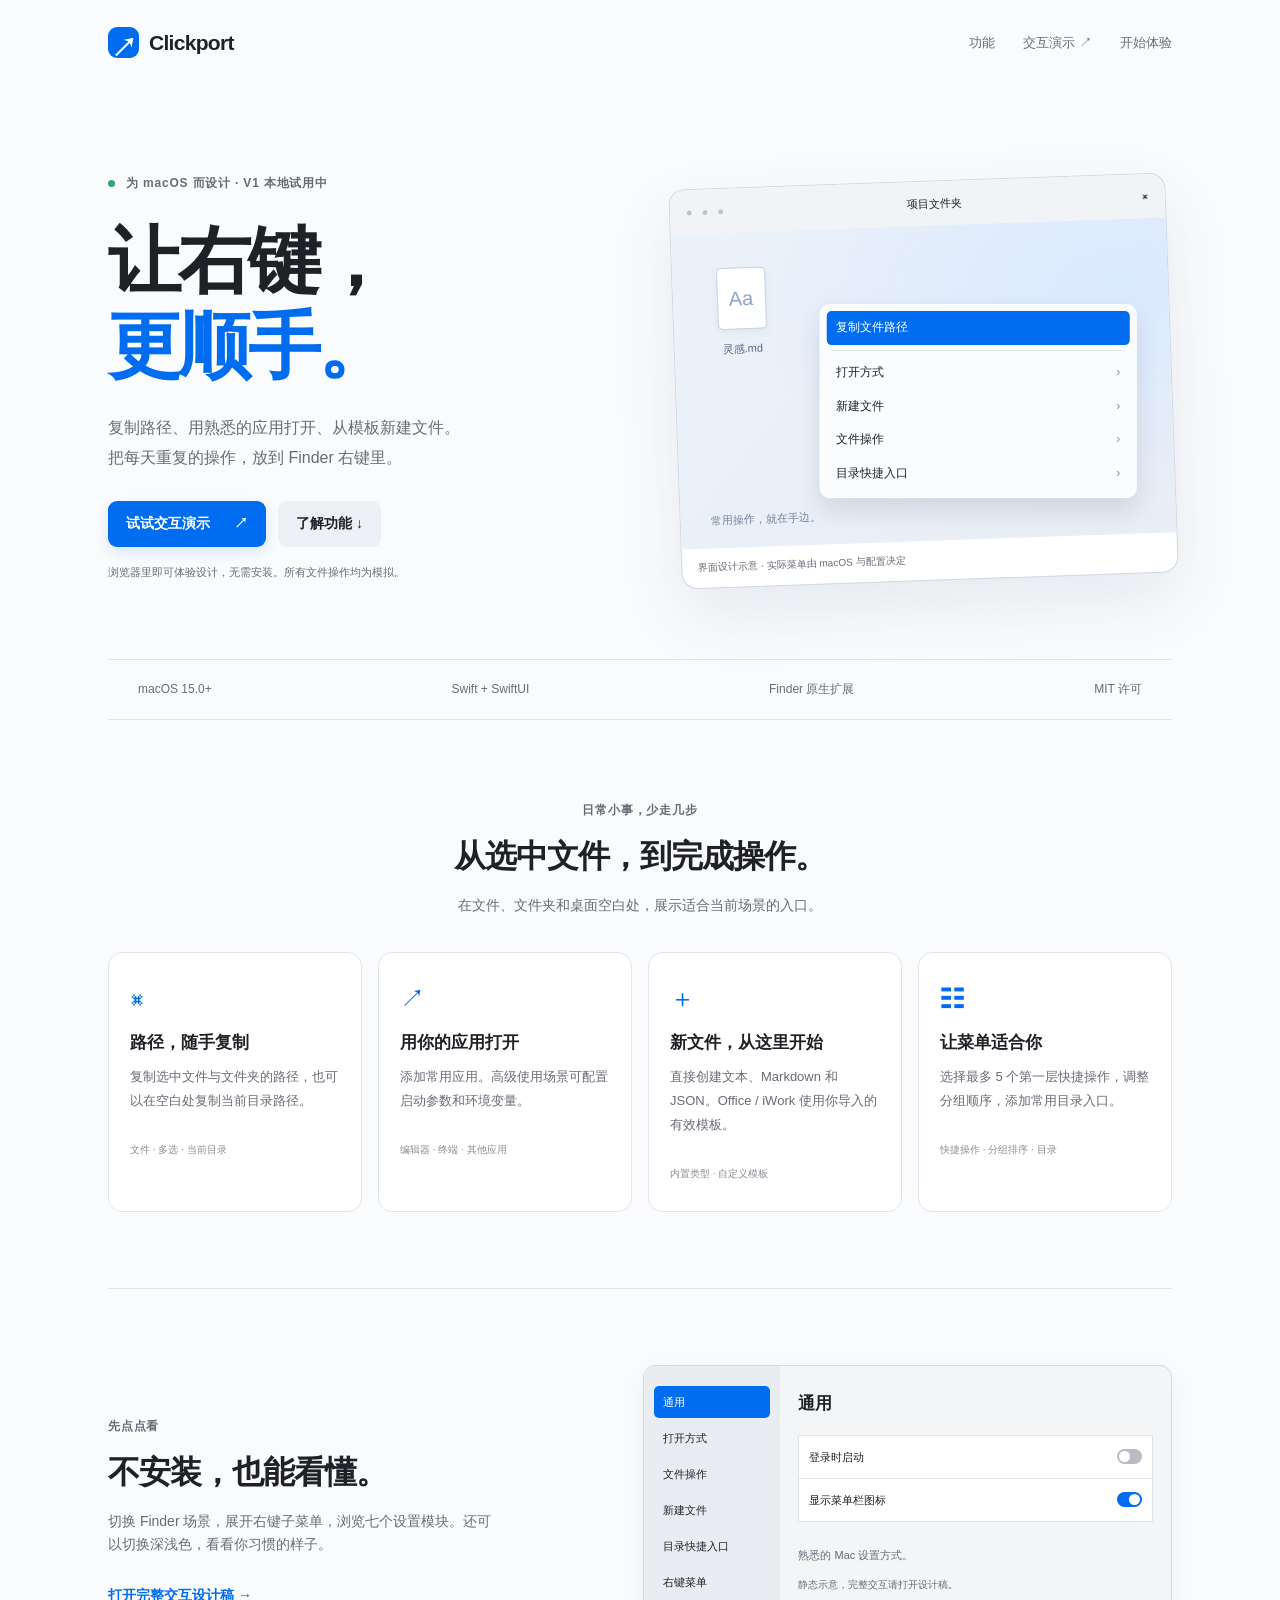
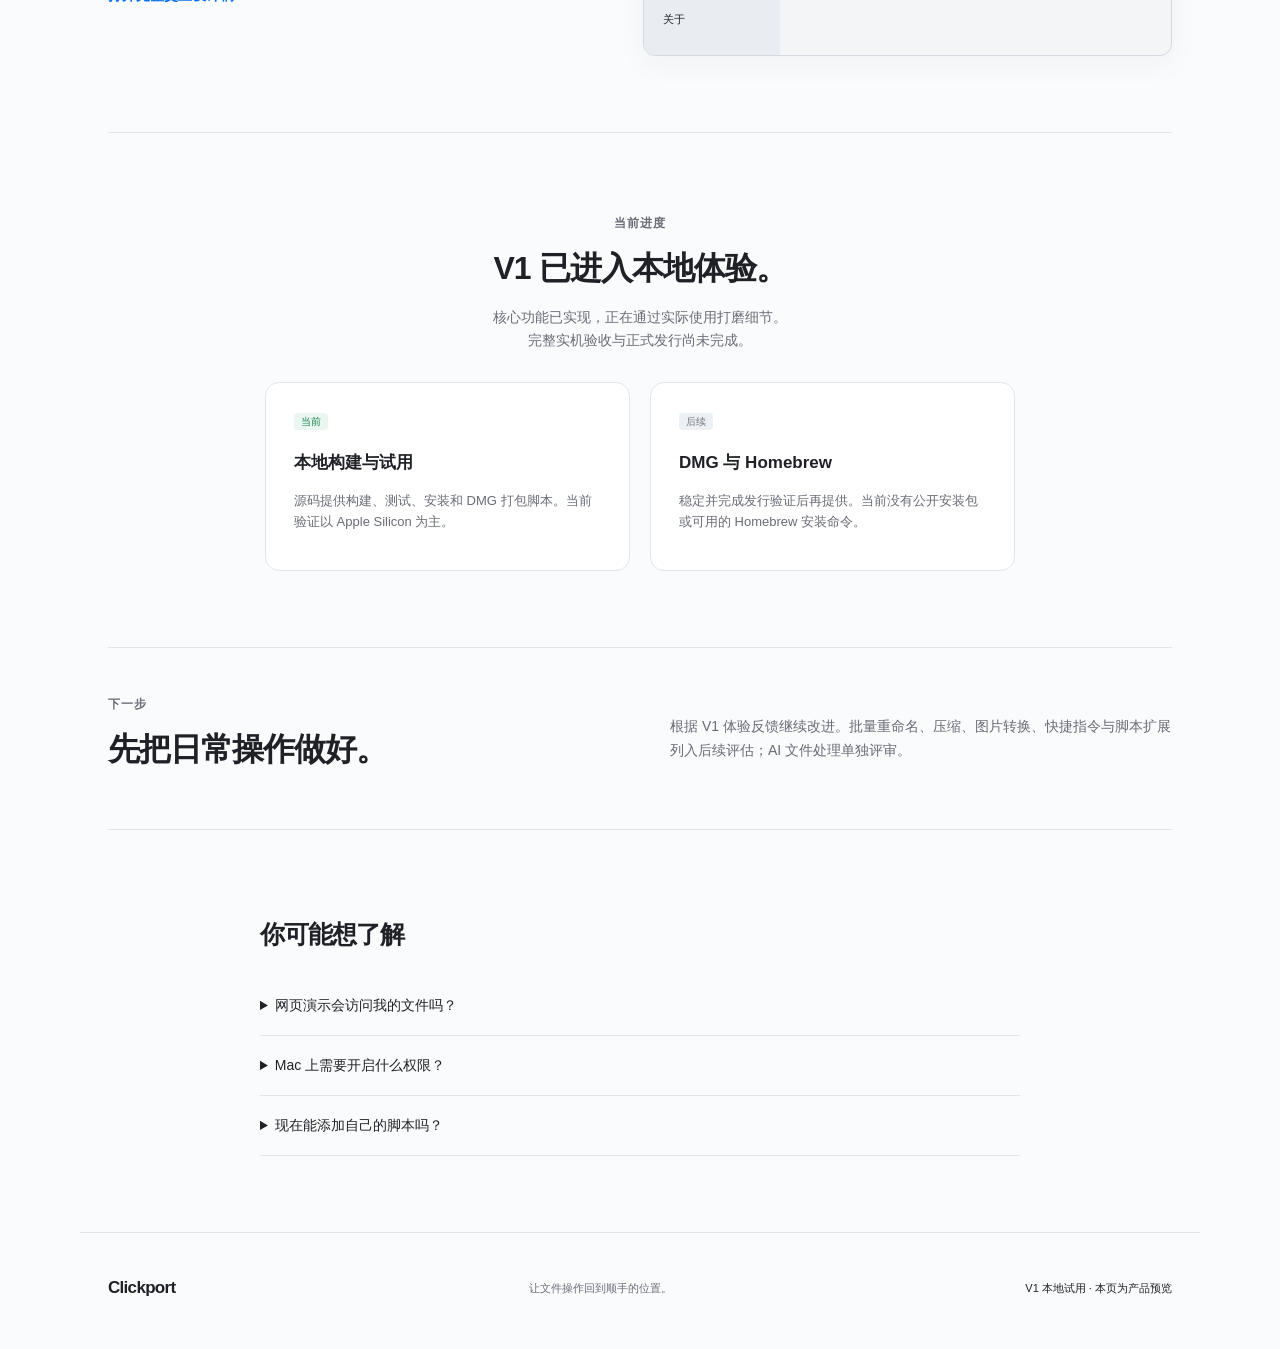
<file: docs/site/index.html>
<!doctype html>
<html lang="zh-CN">
<head>
<meta charset="utf-8"><meta name="viewport" content="width=device-width,initial-scale=1">
<meta name="description" content="Clickport 是为 Mac 设计的 Finder 右键工具。复制路径、选择应用打开、从模板新建文件，让常用操作更顺手。">
<meta name="theme-color" content="#f5f5f7">
<title>Clickport — 让右键，更顺手。</title>
<link rel="stylesheet" href="style.css">
</head>
<body>
<a class="skip" href="#main">跳至主要内容</a>
<header class="header"><a class="brand" href="#"><span class="logo" aria-hidden="true">↗</span>Clickport</a><nav aria-label="主导航"><a href="#features">功能</a><a href="../ui/wireframes.html">交互演示 ↗</a><a href="#start">开始体验</a></nav></header>
<main id="main">
<section class="hero">
<div class="hero-copy"><span class="eyebrow"><i></i> 为 macOS 而设计 · V1 本地试用中</span><h1>让右键，<br><span>更顺手。</span></h1><p class="lead">复制路径、用熟悉的应用打开、从模板新建文件。<br class="wide">把每天重复的操作，放到 Finder 右键里。</p><div class="buttons"><a class="button primary" href="../ui/wireframes.html">试试交互演示 <span aria-hidden="true">↗</span></a><a class="button secondary" href="#features">了解功能 ↓</a></div><p class="caption">浏览器里即可体验设计，无需安装。所有文件操作均为模拟。</p></div>
<div class="scene" aria-label="Finder 右键菜单设计示意">
<div class="scene-bar"><span class="dots" aria-hidden="true">● ● ●</span><span>项目文件夹</span><span>⌘</span></div>
<div class="scene-body"><div class="document"><span class="paper" aria-hidden="true">Aa</span><span>灵感.md</span></div><div class="mock-menu"><div class="mock-row active">复制文件路径</div><hr><div class="mock-row">打开方式 <span>›</span></div><div class="mock-row">新建文件 <span>›</span></div><div class="mock-row">文件操作 <span>›</span></div><div class="mock-row">目录快捷入口 <span>›</span></div></div><div class="scene-note">常用操作，就在手边。</div></div>
<div class="scene-footer">界面设计示意 · 实际菜单由 macOS 与配置决定</div></div>
</section>
<div class="platform"><span>macOS 15.0+</span><span>Swift + SwiftUI</span><span>Finder 原生扩展</span><span>MIT 许可</span></div>
<section id="features" class="section"><div class="section-heading"><span class="eyebrow">日常小事，少走几步</span><h2>从选中文件，到完成操作。</h2><p>在文件、文件夹和桌面空白处，展示适合当前场景的入口。</p></div><div class="features">
<article><span class="feature-icon">⌘</span><h3>路径，随手复制</h3><p>复制选中文件与文件夹的路径，也可以在空白处复制当前目录路径。</p><span class="detail">文件 · 多选 · 当前目录</span></article>
<article><span class="feature-icon">↗</span><h3>用你的应用打开</h3><p>添加常用应用。高级使用场景可配置启动参数和环境变量。</p><span class="detail">编辑器 · 终端 · 其他应用</span></article>
<article><span class="feature-icon">＋</span><h3>新文件，从这里开始</h3><p>直接创建文本、Markdown 和 JSON。Office / iWork 使用你导入的有效模板。</p><span class="detail">内置类型 · 自定义模板</span></article>
<article><span class="feature-icon">☷</span><h3>让菜单适合你</h3><p>选择最多 5 个第一层快捷操作，调整分组顺序，添加常用目录入口。</p><span class="detail">快捷操作 · 分组排序 · 目录</span></article>
</div></section>
<section class="demo section"><div><span class="eyebrow">先点点看</span><h2>不安装，也能看懂。</h2><p>切换 Finder 场景，展开右键子菜单，浏览七个设置模块。还可以切换深浅色，看看你习惯的样子。</p><a class="text-link" href="../ui/wireframes.html">打开完整交互设计稿 →</a></div><div class="settings-preview" aria-label="设置分类示意"><div class="settings-sidebar"><span class="selected">通用</span><span>打开方式</span><span>文件操作</span><span>新建文件</span><span>目录快捷入口</span><span>右键菜单</span><span>关于</span></div><div class="settings-content"><h3>通用</h3><div class="setting-row">登录时启动 <span class="toggle off"></span></div><div class="setting-row">显示菜单栏图标 <span class="toggle"></span></div><p>熟悉的 Mac 设置方式。</p><small>静态示意，完整交互请打开设计稿。</small></div></div></section>
<section id="start" class="section start"><span class="eyebrow">当前进度</span><h2>V1 已进入本地体验。</h2><p>核心功能已实现，正在通过实际使用打磨细节。<br>完整实机验收与正式发行尚未完成。</p><div class="release-grid"><div><span class="status">当前</span><h3>本地构建与试用</h3><p>源码提供构建、测试、安装和 DMG 打包脚本。当前验证以 Apple Silicon 为主。</p></div><div><span class="status later">后续</span><h3>DMG 与 Homebrew</h3><p>稳定并完成发行验证后再提供。当前没有公开安装包或可用的 Homebrew 安装命令。</p></div></div></section>
<section class="section roadmap"><div><span class="eyebrow">下一步</span><h2>先把日常操作做好。</h2></div><p>根据 V1 体验反馈继续改进。批量重命名、压缩、图片转换、快捷指令与脚本扩展列入后续评估；AI 文件处理单独评审。</p></section>
<section class="faq section"><h2>你可能想了解</h2><details><summary>网页演示会访问我的文件吗？</summary><p>不会。设计稿使用示例数据，按钮模拟操作结果；刷新后恢复初始状态。网页演示不等于原生功能验收。</p></details><details><summary>Mac 上需要开启什么权限？</summary><p>原生应用需要启用 Finder 扩展，并按需授权操作目录。新建文件后定位文件，V1 不依赖辅助功能自动进入重命名。</p></details><details><summary>现在能添加自己的脚本吗？</summary><p>V1 支持配置应用、模板、目录及已有快捷操作。任意脚本、插件与快捷指令执行属于后续规划。</p></details></section>
</main><footer><a class="brand" href="#">Clickport</a><p>让文件操作回到顺手的位置。</p><span>V1 本地试用 · 本页为产品预览</span></footer>
</body></html>
</file>
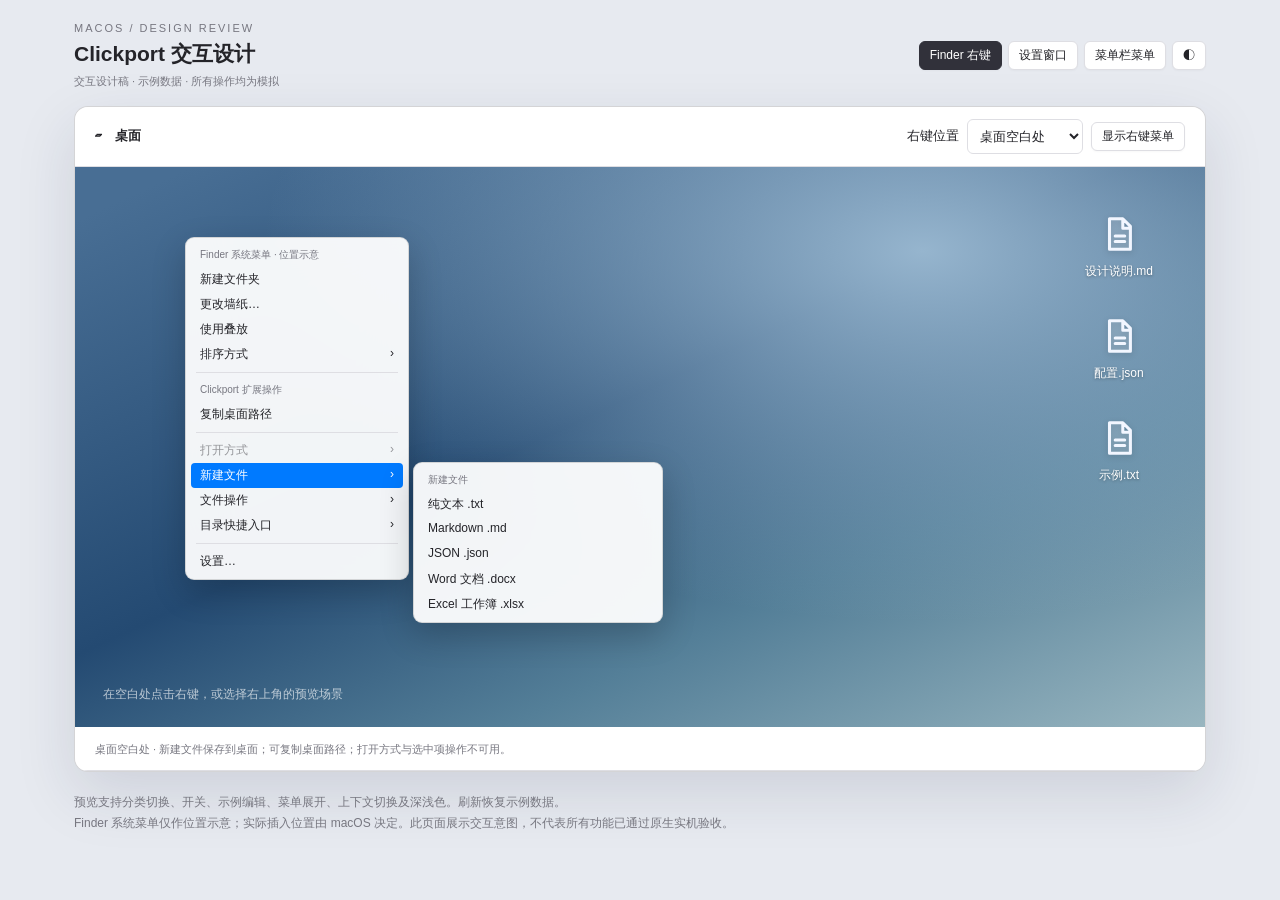
<file: docs/ui/wireframes.html>
<!doctype html>
<html lang="zh-CN"><head><meta charset="utf-8"><meta name="viewport" content="width=device-width,initial-scale=1"><title>Clickport · 交互设计稿</title>
<style>
:root{color-scheme:light;--bg:#f5f5f7;--panel:#fff;--side:#ececf0;--line:#dedee3;--text:#242429;--muted:#777780;--blue:#007aff}*{box-sizing:border-box}body{margin:0;background:#e7eaf0;color:var(--text);font:14px -apple-system,BlinkMacSystemFont,"Segoe UI",sans-serif}button,input,select,textarea{font:inherit}button{cursor:pointer;border:1px solid var(--line);border-radius:6px;background:var(--panel);color:var(--text);padding:6px 11px}button:hover{filter:brightness(.96)}button:disabled{opacity:.45;cursor:default}button:focus-visible,input:focus-visible,select:focus-visible,textarea:focus-visible{outline:3px solid #65aafa;outline-offset:3px}.primary{background:var(--blue);color:white;border-color:var(--blue)}.danger{color:#d63232}.muted,small{color:var(--muted)}small{display:block;line-height:1.6;font-size:12px;margin-top:4px}header{max-width:1180px;margin:30px auto 20px;padding:0 24px;display:flex;align-items:center;justify-content:space-between;gap:20px}h1{font-size:24px;margin:6px 0}h2{font-size:23px;margin:0 0 6px}h3{font-size:12px;color:var(--muted);margin:25px 12px 8px;font-weight:500}p{line-height:1.7}.eyebrow{font-size:11px;letter-spacing:2px;color:var(--muted)}.views{display:flex;gap:6px;flex-wrap:wrap}.views button.selected{background:#31313a;color:white;border-color:#31313a}main{max-width:1132px;margin:auto;padding:0 0 30px}.window{background:var(--bg);border:1px solid #0002;border-radius:14px;box-shadow:0 22px 60px #20284520;overflow:hidden}.settings{display:grid;grid-template-columns:205px 1fr;min-height:690px}.side{background:var(--side);border-right:1px solid var(--line);padding:20px 12px}.traffic{display:flex;gap:8px;padding:0 7px 30px}.traffic i{width:12px;height:12px;border-radius:50%;background:#ff6057}.traffic i:nth-child(2){background:#ffbd2e}.traffic i:nth-child(3){background:#28c840}.nav{display:flex;align-items:center;gap:10px;width:100%;background:transparent;border:0;text-align:left;padding:10px;margin:3px 0}.nav.active{background:var(--blue);color:white}.icon{display:inline-grid;place-items:center;width:24px;height:24px;background:#858995;color:white;border-radius:6px;font-size:16px}.content{padding:30px 42px;min-width:0}.pagehead{display:flex;justify-content:space-between;gap:20px;align-items:center}.group{background:var(--panel);border:1px solid var(--line);border-radius:10px;padding:0 14px;margin-top:10px}.row{display:flex;justify-content:space-between;align-items:center;gap:20px;padding:14px 0;border-bottom:1px solid var(--line);min-height:48px}.row:last-child{border:0}.actions{display:flex;gap:8px;align-items:center;flex-shrink:0}.switch{appearance:none;width:32px;height:19px;border-radius:12px;background:#bdbdc5;position:relative;margin:0;cursor:pointer;flex-shrink:0}.switch:after{content:"";position:absolute;background:white;width:15px;height:15px;top:2px;left:2px;border-radius:50%;box-shadow:0 1px 2px #0003}.switch:checked{background:var(--blue)}.switch:checked:after{left:15px}.notice{font-size:12px;color:var(--muted);line-height:1.7;margin:16px 0}.tag{font-size:11px;color:var(--blue);background:#007aff10;padding:4px 8px;border-radius:5px}.workspace{padding:26px}.toolbar{display:flex;justify-content:space-between;align-items:center;gap:20px;border-bottom:1px solid var(--line);padding:18px 22px;background:var(--panel)}.finder{display:grid;grid-template-columns:160px 1fr;min-height:485px}.finder-side{background:var(--side);padding:24px;line-height:2.8;color:var(--muted)}.canvas{position:relative;padding:26px;min-height:480px}.files{display:flex;gap:24px}.file{padding:14px;border-radius:8px;text-align:center}.file.selected{background:#007aff18}.file-icon{font-size:38px;display:block;margin-bottom:10px}.menus{display:flex;align-items:flex-start;gap:8px;margin:24px 0 0 15px}.menu{background:var(--panel);border:1px solid #0002;border-radius:9px;padding:5px;box-shadow:0 10px 25px #0002;width:222px;flex-shrink:0}.menu button{border:0;background:transparent;text-align:left;width:100%;padding:7px 10px;display:flex;justify-content:space-between;font-size:13px}.menu button:hover,.menu button.chosen{background:var(--blue);color:white}.menu hr{border:0;border-top:1px solid var(--line);margin:5px}.menu-label{font-size:10px;color:var(--muted);padding:6px 10px}.menu button:disabled:hover{background:transparent;color:var(--text)}.split{display:grid;grid-template-columns:1fr 1fr;gap:16px}.preview{padding:20px;background:var(--side);border-radius:10px}.panel{width:360px;background:var(--panel);padding:22px;border:1px solid var(--line);border-radius:14px;margin:25px auto;box-shadow:0 12px 30px #0001}.drop{padding:24px 10px;text-align:center;border:1px dashed #aab0bc;border-radius:10px;margin:20px 0}dialog{background:var(--bg);color:var(--text);border:1px solid var(--line);border-radius:14px;padding:28px;width:480px;max-width:90vw;box-shadow:0 24px 80px #0003}dialog::backdrop{background:#20203055}label.field{display:block;margin:16px 0}input:not(.switch),select,textarea{background:var(--panel);color:var(--text);border:1px solid var(--line);border-radius:6px;padding:8px;max-width:100%}.field input,.field select,.field textarea{display:block;width:100%;margin-top:7px}.dialog-actions{display:flex;justify-content:flex-end;gap:8px;margin-top:24px}#toast{position:fixed;bottom:25px;left:50%;transform:translateX(-50%);background:#292930;color:white;padding:12px 20px;border-radius:9px;box-shadow:0 6px 24px #0003;z-index:5;max-width:90vw}footer{font-size:12px;color:var(--muted);margin-top:20px;line-height:1.8}.hidden{display:none!important}[data-theme=dark]{color-scheme:dark;--bg:#252529;--panel:#333338;--side:#2d2d33;--line:#48484f;--text:#eeeef2;--muted:#aaaab5;background:#1c1e23}@media(max-width:800px){header{align-items:flex-start;flex-direction:column}main{padding:0 12px 20px}.settings{grid-template-columns:150px 1fr}.content{padding:24px 18px}.split{grid-template-columns:1fr}.finder{grid-template-columns:1fr}.finder-side{display:none}.menus{flex-wrap:wrap;margin-left:0}.row{gap:10px}.actions{flex-wrap:wrap;justify-content:flex-end}}@media(max-width:520px){.settings{grid-template-columns:1fr}.side{border-right:0}.side nav{display:flex;overflow:auto}.nav{white-space:nowrap;width:auto}.traffic{padding-bottom:14px}.content{padding:20px}.toolbar{flex-wrap:wrap}.files{gap:0}.file{padding:10px}}
.canvas.desktop{background:linear-gradient(140deg,#e2e9f2,#cbd7e6 55%,#b2c6d9)}.desktop .file{color:#26374c}.desktop .file.selected{background:#ffffff85}[data-theme=dark] .canvas.desktop{background:linear-gradient(140deg,#233449,#35465d)}[data-theme=dark] .desktop .file{color:#eee}[data-theme=dark] .desktop .file.selected{background:#ffffff20}
/* Desktop-first design preview; all measurements are project proposals. */
body{font-size:13px}header{margin:22px auto 16px}h1{font-size:21px}h2{font-size:20px}button{font-size:12px;padding:5px 10px;min-height:28px;box-shadow:0 1px 2px #00000008}.settings{grid-template-columns:190px 1fr;min-height:610px}.content{padding:25px 30px;max-width:880px;width:100%}.nav{padding:7px 9px;margin:2px 0}.icon{width:23px;height:23px;background:#808592}.icon svg{width:16px;height:16px}.group{border-radius:9px;margin-top:7px}.row{padding:9px 0;min-height:42px;gap:16px}h3{margin:19px 10px 7px}small{font-size:11px;margin-top:3px;line-height:1.45}.notice{font-size:11px;margin:12px 0}.content>p.muted{font-size:12px;margin:8px 0 16px}.side{padding:19px 10px}.traffic{padding-bottom:24px}.glyph{width:18px;height:18px;vertical-align:middle;fill:none;stroke:currentColor;stroke-width:1.6;stroke-linecap:round;stroke-linejoin:round}.file-icon .glyph{width:38px;height:44px;color:#718bb4}.file-icon{display:grid;place-items:center}.file{font-size:12px}.menus{position:absolute;margin:0;display:block;z-index:3;width:224px}.menus[hidden]{display:none}.menu{width:224px;background:color-mix(in srgb,var(--panel) 94%,transparent);backdrop-filter:blur(24px);padding:5px;box-shadow:0 12px 34px #0003}.menu button{min-height:25px;padding:4px 9px;border-radius:4px;box-shadow:none;font-size:12px}.menu-label{font-size:10px;padding:5px 9px}#submenu{position:absolute;left:228px;top:0;width:250px}.canvas{min-height:530px}.finder.desktop-scene{display:block}.desktop-scene .finder-side{display:none}.canvas.desktop{min-height:560px;padding:36px 28px;background:radial-gradient(ellipse at 75% 15%,#96b5ce,transparent 55%),linear-gradient(155deg,#486e94 5%,#244a72 45%,#547f98 70%,#99b6c0)}.desktop:before{content:'在空白处点击右键，或选择右上角的预览场景';position:absolute;bottom:24px;left:28px;color:#ffffffaa;font-size:12px}.desktop .files{align-items:flex-end;flex-direction:column;gap:16px}.desktop .file{width:116px;color:white;text-shadow:0 1px 3px #0005;padding:9px 5px}.desktop .file-icon .glyph{color:#f2f6ff;fill:#e5edf42b;filter:drop-shadow(0 2px 3px #0002)}.desktop .file.selected{background:#ffffff25;outline:1px solid #ffffff45}.toolbar{padding:12px 20px}.desktop-scene .canvas .file-icon{margin-bottom:7px}.help-details{font-size:11px;color:var(--muted);margin-top:4px}.help-details summary{cursor:pointer}.help-details p{margin:4px 0;max-width:420px}.split{gap:14px}@media(max-width:800px){.settings{grid-template-columns:150px 1fr}.content{padding:22px 18px}}@media(max-width:520px){.settings{grid-template-columns:1fr}.canvas{min-height:600px}.desktop .files{opacity:.65}}
.advanced{margin:22px 0;color:var(--text)}.advanced summary{cursor:pointer;font-weight:500;padding:8px 0}.menu-save{display:flex;align-items:center;justify-content:space-between;gap:12px;border-top:1px solid var(--line);padding-top:18px;margin-top:22px}.menu-save>.muted{font-size:12px}</style></head><body>
<header><div><div class="eyebrow">MACOS / DESIGN REVIEW</div><h1>Clickport 交互设计</h1><small>交互设计稿 · 示例数据 · 所有操作均为模拟</small></div><div class="views"><button data-view="finder" class="selected">Finder 右键</button><button data-view="settings">设置窗口</button><button data-view="panel">菜单栏菜单</button><button id="theme" aria-label="切换深浅色">◐</button></div></header>
<main><section id="finder" class="window"><div class="toolbar"><strong id="location-title">▱　示例文件夹</strong><div class="actions"><label for="context">右键位置</label><select id="context"><option value="file">单个文件</option><option value="folder">单个文件夹</option><option value="multi">多个文件</option><option value="blank">文件夹空白处</option><option value="desktop-blank">桌面空白处</option><option value="desktop-file">桌面上的文件</option></select><button id="show-menu">显示右键菜单</button></div></div><div class="finder"><aside class="finder-side">个人收藏<br>最近使用<br>文稿<br>下载<br>项目</aside><div class="canvas" id="canvas"><div class="files" id="files"></div><div class="menus" id="menus"></div></div></div><div class="toolbar"><small id="context-note"></small></div></section>
<section id="settings" class="window settings hidden"><aside class="side"><div class="traffic" aria-hidden="true"><i></i><i></i><i></i></div><nav id="nav" aria-label="设置分类"></nav><small style="padding:20px 10px">Clickport<br>设置设计预览</small></aside><div class="content" id="content"></div></section>
<section id="panel" class="window hidden"><div class="toolbar"><strong>菜单栏</strong><small>查看状态与打开设置</small></div><div style="min-height:380px;padding:24px;background:var(--side)"><div style="text-align:right;border-bottom:1px solid var(--line);padding-bottom:12px"><button id="status-toggle" aria-expanded="true" aria-label="展开或收起菜单栏菜单">Clickport</button></div><div class="menu" id="status-menu" style="margin:8px 0 0 auto"><div class="menu-label">Finder 扩展：已启用</div><hr><button data-view="settings">设置…<span>⌘,</span></button><hr><button data-demo="已模拟退出应用">退出 Clickport<span>⌘Q</span></button></div></div><p class="notice" style="padding:0 24px">菜单栏图标可在通用设置中隐藏。隐藏后，重新运行应用可打开设置。</p></section>
<footer>预览支持分类切换、开关、示例编辑、菜单展开、上下文切换及深浅色。刷新恢复示例数据。<br>Finder 系统菜单仅作位置示意；实际插入位置由 macOS 决定。此页面展示交互意图，不代表所有功能已通过原生实机验收。</footer></main>
<dialog id="dialog"><div id="dialog-body"></div></dialog><div id="toast" role="status" hidden></div>
<script>
const $=s=>document.querySelector(s);const pages=['通用','打开方式','文件操作','新建文件','目录快捷入口','右键菜单','关于'];const paths={general:'M10 3v2m0 10v2M3 10h2m10 0h2M5 5l1.5 1.5m7 7L15 15M5 15l1.5-1.5m7-7L15 5M14 10a4 4 0 1 1-8 0 4 4 0 0 1 8 0',apps:'M3 3h5v5H3zM12 3h5v5h-5zM3 12h5v5H3zM12 12h5v5h-5z',file:'M5 2h7l4 4v12H5zM12 2v5h4M8 11h5M8 14h5',plus:'M10 4v12M4 10h12',folder:'M2 5h6l2 2h8v10H2z',layout:'M7 5h10M7 10h10M7 15h10M3 5h.1M3 10h.1M3 15h.1',info:'M10 9v5M10 6h.01M18 10a8 8 0 1 1-16 0 8 8 0 0 1 16 0'};const glyph=k=>`<svg class="glyph" viewBox="0 0 20 20" aria-hidden="true"><path d="${paths[k]}"/></svg>`;const icons=['general','apps','file','plus','folder','layout','info'].map(glyph);let current=0,sub='打开方式',dirty=false;
const state={login:false,tray:true,delete:false,copy:true,hide:true,air:true};let apps=[{name:'终端',on:true},{name:'代码编辑器',on:true},{name:'预览',on:false}];let dirs=[{name:'下载',on:true,status:'可用'},{name:'项目',on:true,status:'可用'},{name:'归档',on:false,status:'卷离线'}];let types=[{name:'纯文本',ext:'.txt',source:'内置',on:true},{name:'Markdown',ext:'.md',source:'内置',on:true},{name:'JSON',ext:'.json',source:'内置',on:true},{name:'Word 文档',ext:'.docx',source:'导入模板',on:true},{name:'Excel 工作簿',ext:'.xlsx',source:'导入模板',on:true},{name:'PowerPoint',ext:'.pptx',source:'导入模板',on:false},{name:'Pages 文稿',ext:'.pages',source:'未配置模板',on:false},{name:'Numbers 表格',ext:'.numbers',source:'未配置模板',on:false},{name:'Keynote 演示',ext:'.key',source:'未配置模板',on:false}];let applied=['打开方式','新建文件','文件操作','目录快捷入口'],draft=[...applied];
const quickOptions={copy:'复制路径',hide:'隐藏选中项',unhide:'取消隐藏选中项',air:'AirDrop',txt:'新建纯文本',md:'新建 Markdown'};let quickApplied=['copy'],quickDraft=[...quickApplied];
function pathLabel(){let c=menuContext();return c==='blank'?($('#context').value==='desktop-blank'?'复制桌面路径':'复制当前文件夹路径'):c==='multi'?'复制所选项路径':c==='folder'?'复制文件夹路径':'复制文件路径'}
function sourceEnabled(k){if(k==='copy')return state.copy;if(k==='hide'||k==='unhide')return state.hide;if(k==='air')return state.air;return types.find(t=>t.ext===(k==='txt'?'.txt':'.md'))?.on===true}
function quickEntry(k){let c=menuContext();if(k==='copy')return [pathLabel(),'模拟'+pathLabel()+(c==='multi'?'，每行一项':''),!state.copy];if(k==='hide'||k==='unhide')return [quickOptions[k],quickOptions[k],!state.hide||c==='blank'];if(k==='air')return ['AirDrop…','系统 AirDrop 面板将打开，发送结果由系统显示',!state.air||c==='blank'||c==='folder'];let t=types.find(t=>t.ext===(k==='txt'?'.txt':'.md'));return [quickOptions[k],c==='multi'?'choose-dir':'在'+($('#context').value.startsWith('desktop')?'桌面':'示例目录')+'创建 '+t.name+' 并定位文件',!t.on]}
function quickEditor(){return group('第一层快捷操作 · '+quickDraft.length+' / 5',quickDraft.length?quickDraft.map((k,i)=>row(quickOptions[k],!sourceEnabled(k)?'来源功能已关闭 · 右键菜单中隐藏':k==='copy'?'名称随选中对象变化；空白处复制所在目录路径。':'',`<button data-action="quick-up:${i}" aria-label="上移${quickOptions[k]}" ${i===0?'disabled':''}>↑</button><button data-action="quick-down:${i}" aria-label="下移${quickOptions[k]}" ${i===quickDraft.length-1?'disabled':''}>↓</button>`+(!sourceEnabled(k)?`<button data-page="${k==='txt'||k==='md'?3:2}">${k==='txt'||k==='md'?'前往新建文件':'前往文件操作'}</button>`:'')+btn('移除','quick-remove:'+i))).join(''):'<p class="muted">未设置快捷操作，右键菜单仅显示分组。</p>')+`<p class="actions"><button data-action="quick-add" ${quickDraft.length>=5?'disabled':''}>＋ 添加快捷操作…</button><span class="muted">建议 1–3 项，最多 5 项</span></p><p class="notice">直接显示在右键菜单中，无需展开分组。保存后生效；移除快捷项不影响原分组入口。</p>`}
let menuPoint={x:110,y:70},closeTimer;
const esc=s=>String(s).replace(/[&<>"']/g,c=>({'&':'&amp;','<':'&lt;','>':'&gt;','"':'&quot;',"'":'&#39;'}[c]));const btn=(text,action)=>`<button data-action="${action}">${text}</button>`;const toggle=(key,on,label)=>`<input class="switch" type="checkbox" data-key="${key}" aria-label="${esc(label)}" ${on?'checked':''}>`;const row=(title,desc,control)=>`<div class="row"><div>${title}${desc?`<small>${desc}</small>`:''}</div><div class="actions">${control}</div></div>`;const group=(title,body)=>`<h3>${title}</h3><div class="group">${body}</div>`;
function toast(t){$('#toast').textContent=t+'（设计模拟）';$('#toast').hidden=false;clearTimeout(window.toastTimer);window.toastTimer=setTimeout(()=>$('#toast').hidden=true,3500)}
function modal(title,body,ok='知道了',fn=()=>{}){$('#dialog-body').innerHTML=`<h2>${title}</h2>${body}<div class="dialog-actions"><button id="cancel">取消</button><button class="primary" id="confirm">${ok}</button></div>`;$('#cancel').onclick=()=>$('#dialog').close();$('#confirm').onclick=()=>{if(fn()!==false)$('#dialog').close()};$('#dialog').showModal();$('#cancel').focus()}
function view(v){document.querySelectorAll('main>section').forEach(e=>e.classList.toggle('hidden',e.id!==v));document.querySelectorAll('header [data-view]').forEach(e=>e.classList.toggle('selected',e.dataset.view===v));if(v==='finder')showMenu()}
function renderSettings(){ $('#nav').innerHTML=pages.map((p,i)=>`<button class="nav ${current===i?'active':''}" data-page="${i}" ${current===i?'aria-current="page"':''}><span class="icon" aria-hidden="true">${icons[i]}</span>${p}</button>`).join('');let body='';
if(current===0)body=group('启动与入口',row('登录时启动','',toggle('login',state.login,'登录时启动'))+row('显示菜单栏图标','关闭后，重新运行应用可打开设置。',toggle('tray',state.tray,'显示菜单栏图标')))+group('扩展与权限',row('Finder 扩展','已启用 · 右键菜单可用',btn('管理…','extension'))+row('文件夹访问权限','',btn('管理…','permissions')))+group('配置与诊断',row('配置文件','导入配置不会迁移系统授权。',btn('导入…','import')+btn('导出…','export'))+row('诊断日志','仅记录时间与事件，不记录路径和环境变量值。',btn('导出…','logs'))+row('恢复默认设置','',btn('恢复默认设置…','reset')));
if(current===1)body='<p class="muted">在右键菜单中，用指定应用打开选中的文件或目录。</p>'+group('已添加的应用',apps.map((a,i)=>row(esc(a.name),'',toggle('app'+i,a.on,a.name)+btn('↑','app-up:'+i)+btn('编辑…','app-edit:'+i))).join(''))+'<p>'+btn('＋ 添加应用…','app-add')+'</p><p class="notice">编辑中可配置显示名称、参数、环境变量和新实例请求。已有进程可能不接受参数；不保证目标应用一定打开新窗口。</p>';
if(current===2)body='<p class="muted">启用或关闭文件操作。关闭后，分组和快捷区中的对应入口均隐藏。</p>'+group('常用操作',row('复制路径','选中项复制其路径；空白处复制当前目录。多选每行一项。',toggle('copy',state.copy,'复制路径'))+row('隐藏属性','分别提供隐藏选中项、取消隐藏选中项、取消隐藏当前目录直接子项。',toggle('hide',state.hide,'隐藏属性'))+row('AirDrop','调用系统面板；面板打开不代表传送完成。',toggle('air',state.air,'AirDrop')))+group('需要谨慎操作',row('直接删除','默认关闭。启用后仅在 Finder 右键中显示，每次执行均确认；无法恢复。',toggle('delete',state.delete,'直接删除')))+'<p class="notice">隐藏属性不会改变系统全局“显示隐藏文件”设置。批量取消隐藏仅影响当前目录直接子项，执行前展示范围。</p>';
if(current===3)body='<p class="muted">选择右键菜单里的文件类型，为复杂文档配置有效模板。</p>'+group('文件类型与模板',types.map((t,i)=>row(esc(t.name)+' <span class="muted">'+t.ext+'</span>',t.source+' · '+(t.source==='未配置模板'?'不可用':'可用（示例）'),toggle('type'+i,t.on,t.name)+btn('模板…','template:'+i))).join(''))+'<p class="notice">重名自动生成唯一名称；创建后定位文件。Office / iWork 需要可打开的真实模板，不能以空文件冒充。</p>';
if(current===4)body='<p class="muted">快速打开常用位置；此处的目录不是复制或移动目标。</p>'+group('已添加的目录',dirs.map((d,i)=>row(esc(d.name),'示例位置：示例卷 / '+esc(d.name)+' · '+d.status,toggle('dir'+i,d.on,d.name)+btn('↑','dir-up:'+i)+btn('编辑…','dir-edit:'+i))).join(''))+'<p>'+btn('＋ 添加目录…','dir-add')+'</p><p class="notice">正式界面显示真实位置。卷离线时保留条目并显示状态，支持重新选择位置。</p>';
if(current===5){dirty=JSON.stringify(draft)!==JSON.stringify(applied)||JSON.stringify(quickDraft)!==JSON.stringify(quickApplied);body=quickEditor()+group('菜单分组顺序',draft.map((d,i)=>row(d,'',`<button data-action="menu-up:${i}" aria-label="上移${d}" ${i===0?'disabled':''}>↑</button><button data-action="menu-down:${i}" aria-label="下移${d}" ${i===draft.length-1?'disabled':''}>↓</button>`)).join(''))+'<p class="notice">调整四个分组在右键菜单中的先后顺序。</p><details class="advanced"><summary>后续概念 · 不属于 V1</summary><div class="group">'+row('标题、图标、分隔线与嵌套分组','后续候选能力，仅展示设计示例。',btn('查看示例…','layout-detail'))+'</div></details><div class="menu-save"><span role="status" class="muted">'+(dirty?'有未保存的更改':'菜单更改已保存')+'</span><div class="actions"><button data-action="discard" '+(!dirty?'disabled':'')+'>放弃更改</button><button class="primary" data-action="apply" '+(!dirty?'disabled':'')+'>保存菜单更改</button></div></div><p>'+btn('恢复默认菜单…','menu-reset')+'</p>';}

if(current===6)body='<div style="text-align:center;padding:28px"><div style="color:var(--blue)">'+glyph("apps")+'</div><h2>Clickport</h2><p class="muted">Finder 右键文件操作工具</p><span class="tag">V1 交互演示 · 本地试用中</span></div>'+group('版本与支持',row('GitHub','项目仓库 · 地址待配置',btn('GitHub…','github'))+row('更新','仅主动检查时联网。',btn('检查更新…','update'))+row('反馈','查看反馈入口设计。',btn('提供反馈…','feedback')))+group('外观与语言',row('深浅色','预览当前设计的两种配色。',btn('切换外观','theme'))+row('文案覆盖','原生应用含中文、英语、日语、西班牙语、法语；此演示使用中文。','中文演示'))+'<p class="notice">最低部署目标 macOS 15.0+；首验 Apple Silicon。兼容性、签名及安装升级尚待验证。</p>';
$('#content').innerHTML=`<div class="pagehead"><h2>${pages[current]}</h2></div>${body}`;}
function menuContext(){return $('#context').value==='desktop-blank'?'blank':$('#context').value==='desktop-file'?'file':$('#context').value}function renderMenu(){let c=menuContext(),desktop=$('#context').value.startsWith('desktop');$('#location-title').textContent=desktop?'▱　桌面':'▱　示例文件夹';$('#canvas').classList.toggle('desktop',desktop);$('.finder').classList.toggle('desktop-scene',desktop);$('#files').innerHTML=(c==='folder'?['示例项目']:['设计说明.md','配置.json','示例.txt']).map((f,i)=>`<div class="file ${(c==='multi'||(c!=='blank'&&i===0))?'selected':''}"><span class="file-icon">${glyph(c==='folder'?'folder':'file')}</span>${f}</div>`).join('');$('#context-note').textContent={file:'选中 1 个文件 · 新建文件位于其父目录。',folder:'选中 1 个文件夹 · 新建文件位于该目录内。',multi:'选中 3 个文件 · 新建前需明确指定一个目录。',blank:'当前目录空白处 · 无选中目标；新建使用当前目录。'}[c];if(desktop)$('#context-note').textContent=c==='blank'?'桌面空白处 · 新建文件保存到桌面；可复制桌面路径；打开方式与选中项操作不可用。':'桌面选中 1 个文件 · 操作针对该文件，新建文件保存到桌面。';let items=applied.map(x=>`<button data-sub="${x}" class="${sub===x?'chosen':''}" ${x==='打开方式'&&c==='blank'?'disabled':''}>${x}<span>›</span></button>`).join('');$('#menus').innerHTML=`<div class="menu"><div class="menu-label">Finder 系统菜单 · 位置示意</div>${desktop&&c==='blank'?'<button data-demo="系统新建文件夹">新建文件夹</button><button data-demo="系统更改墙纸">更改墙纸…</button><button data-demo="系统整理桌面">使用叠放</button><button data-demo="系统桌面排序">排序方式<span>›</span></button>':`<button data-demo="系统打开操作" ${c==='blank'?'disabled':''}>打开</button><button data-demo="系统显示简介">显示简介</button>`}<hr><div class="menu-label">Clickport 扩展操作</div>${quickApplied.filter(sourceEnabled).length?quickApplied.filter(sourceEnabled).map(k=>{let [label,action,disabled]=quickEntry(k);return `<button data-menu-action="${esc(action)}" ${disabled?'disabled':''}>${esc(label)}</button>`}).join('')+'<hr>':''}${items}<hr><button data-view="settings">设置…</button></div><div class="menu" id="submenu"></div>`;renderSub();placeMenus()}
function renderSub(){let c=menuContext();let entries=[];if(sub==='打开方式')entries=c==='blank'?[]:apps.filter(a=>a.on).map(a=>[a.name,'使用 '+a.name+' 打开选中项']);if(sub==='新建文件')entries=types.filter(t=>t.on).map(t=>[t.name+' '+t.ext,c==='multi'?'choose-dir':'在'+($('#context').value.startsWith('desktop')?'桌面':'示例目录')+'创建 '+t.name+' 并定位文件']);if(sub==='目录快捷入口')entries=dirs.filter(d=>d.on).map(d=>[d.name,'打开 '+d.name,d.status!=='可用']);if(sub==='文件操作'){if(state.copy)entries.push([pathLabel(),'模拟'+pathLabel()+(c==='multi'?'，每行一项':'')]);if(state.hide)entries.push(['隐藏选中项','隐藏选中项',c==='blank'],['取消隐藏选中项','取消隐藏选中项',c==='blank'],['取消隐藏当前目录直接子项…','unhide']);if(state.air)entries.push(['AirDrop…','系统 AirDrop 面板将打开，发送结果由系统显示',c==='blank'||c==='folder']);if(state.delete&&c!=='blank')entries.push(['直接删除…','delete'])}$('#submenu').innerHTML=`<div class="menu-label">${sub}</div>`+(entries.length?entries.map(([label,action,disabled])=>`<button data-menu-action="${esc(action)}" ${disabled?'disabled':''} ${action==='delete'?'class="danger"':''}>${esc(label)}</button>`).join(''):'<small style="padding:8px">当前没有可用项目</small>')+(sub==='文件操作'&&c==='folder'?'<small style="padding:8px">AirDrop 不支持此示例目录。</small>':'');}
function edit(kind,i){let list=kind==='app'?apps:dirs,a=list[i];modal(a?'编辑'+(kind==='app'?'应用':'目录'):'添加'+(kind==='app'?'应用':'目录'),`<label class="field">显示名称<input id="edit-name" maxlength="40" value="${esc(a?.name||'')}" placeholder="输入示例名称"></label><label class="field">${kind==='app'?'应用位置':'目录位置'}<input value="示例卷 / ${esc(a?.name||'待选择')}" readonly></label><small>位置选择器在本稿使用示例数据。</small>${kind==='app'?'<details><summary>高级启动选项</summary><label class="field">参数（逐项）<textarea placeholder="每行一个参数"></textarea></label><label class="field">环境变量<textarea placeholder="KEY=VALUE（仅示例）"></textarea></label><label><input type="checkbox"> 请求新实例</label><small>不执行任意 Shell 字符串，也不保证新窗口。</small></details>':'<small>重新选择位置后恢复可用状态。</small>'}${a?'<p><button id="remove-item" class="danger">移除此项</button></p>':''}`,'保存',()=>{let name=$('#edit-name').value.trim();if(!name){$('#edit-name').focus();return false}if(a)a.name=name;else list.push({name,on:true,status:'可用'});renderSettings();toast('已保存示例条目')});if(a)$('#remove-item').onclick=()=>{list.splice(i,1);$('#dialog').close();renderSettings()}}
function action(a){let [op,n]=a.split(':'),i=Number(n);if(op==='quick-add'){if(quickDraft.length>=5)return;return modal('添加快捷操作',`<p class="muted">选择已有操作，直接显示在扩展菜单第一层。</p><label class="field">操作<select id="quick-choice">${Object.entries(quickOptions).filter(([k])=>!quickDraft.includes(k)).map(([k,v])=>`<option value="${k}">${v}</option>`).join('')}</select></label><small>不开放脚本、Shell 或直接删除。</small>`,'添加',()=>{let k=$('#quick-choice').value;if(k&&quickDraft.length<5&&!quickDraft.includes(k)){quickDraft.push(k);dirty=true;renderSettings()}})}if(op==='quick-remove'){quickDraft.splice(i,1);dirty=true;renderSettings();return}if(op==='quick-up'||op==='quick-down'){let j=i+(op==='quick-up'?-1:1);if(j>=0&&j<quickDraft.length){[quickDraft[i],quickDraft[j]]=[quickDraft[j],quickDraft[i]];dirty=true;renderSettings()}return}if(op==='theme'){document.body.dataset.theme=document.body.dataset.theme==='dark'?'light':'dark';return}if(op==='app-edit'||op==='dir-edit')return edit(op.startsWith('app')?'app':'dir',i);if(op==='app-add'||op==='dir-add')return edit(op.startsWith('app')?'app':'dir',-1);if(op.endsWith('-up')||op==='menu-down'){let list=op.startsWith('app')?apps:op.startsWith('dir')?dirs:draft,j=op==='menu-down'?i+1:i-1;if(j>=0&&j<list.length){[list[i],list[j]]=[list[j],list[i]];if(list===draft)dirty=true;renderSettings()}return}
if(op==='discard'){draft=[...applied];quickDraft=[...quickApplied];dirty=false;renderSettings();return toast('已放弃未保存的菜单更改')}if(op==='apply'){quickApplied=[...quickDraft];applied=[...draft];dirty=false;renderSettings();return toast('菜单更改已保存，可在 Finder 右键中预览')}
if(op==='menu-reset')return modal('恢复默认布局？','<p>当前草稿将恢复为默认四组与“复制路径”快捷操作，点击“保存菜单更改”后生效。</p>','恢复默认',()=>{draft=['打开方式','新建文件','文件操作','目录快捷入口'];quickDraft=['copy'];dirty=true;renderSettings()});
if(op==='template')return modal('模板来源',`<p>${esc(types[i].name)} · ${types[i].ext}</p><p>来源：${types[i].source}</p><small>导入有效模板后检查格式与可用性；此处用示例模板展示配置后的状态。</small>`,'使用示例模板',()=>{types[i].source='导入模板';renderSettings()});
if(op==='reset')return modal('恢复默认设置？','<p>将恢复通用选项、文件操作开关和右键菜单的默认配置，并清除自定义应用、目录快捷入口和模板引用。不会删除实际文件、应用或模板，也不会撤销系统权限。<br><br>本预览仅恢复初始示例数据。</p>','恢复默认设置',()=>location.reload());
if(op==='permissions')return modal('文件夹访问权限','<div class="group">'+row('示例项目目录','已授权 · 仅此目录','<button id="revoke">撤销</button>')+'</div>','完成',()=>{}),$('#revoke').onclick=()=>{$('#revoke').disabled=true;$('#revoke').textContent='已撤销';toast('已撤销示例授权')};
const info={github:['GitHub 项目仓库','仓库地址尚未配置。确认地址后，此按钮将在浏览器中打开项目仓库。'],extension:['Finder 扩展','在系统设置中管理 Finder 扩展。此处展示启用入口与状态；实际跳转需技术验证。'],import:['导入配置','选择配置 → 校验节点 → 展示变更 → 确认导入。错误示例：menu.children[1].type 无效，当前生效配置保持不变。'],export:['导出配置','导出应用、模板引用与菜单配置；系统授权需要在目标设备重新授予。'],logs:['导出诊断日志','原生诊断仅记录时间与事件，不记录完整路径与环境变量值。此处模拟导出提示。'],update:['检查更新','当前处于本地试用阶段，尚无正式发布版本。正式界面展示当前版本、更新版本与更新说明。'],feedback:['提供反馈','反馈表单包含问题描述、复现步骤和可选的脱敏诊断日志。反馈渠道待确认。'],'layout-detail':['菜单树编辑示意','打开方式 ▾<br>　代码编辑器<br>　更多应用 ▸<br>────────<br>文件操作 ▾<br>　复制路径<br><br>节点可编辑标题与图标、启停、折叠，插入分隔线或嵌套子菜单。保存前校验树结构。']};if(info[op])modal(info[op][0],'<p>'+info[op][1]+'</p>')}
document.addEventListener('click',e=>{let b=e.target.closest('button');if(!b)return;if(b.dataset.view)view(b.dataset.view);if(b.dataset.demo)toast(b.dataset.demo);if(b.dataset.page!==undefined){let next=Number(b.dataset.page);if(current===5&&dirty&&next!==5)modal('离开右键菜单？','<p>有未保存的菜单更改。离开后保留草稿，右键预览仍使用上次保存的配置。取消可继续编辑。</p>','保留草稿并离开',()=>{current=next;renderSettings()});else{current=next;renderSettings()}}if(b.dataset.sub)openSub(b);if(b.dataset.action)action(b.dataset.action);if(b.dataset.menuAction){let a=b.dataset.menuAction,c=menuContext();if(a==='delete')modal('直接删除选中项？',`<p>将永久删除 ${c==='multi'?'3':'1'} 项，无法恢复。</p><details open><summary>查看目标</summary><p>${c==='multi'?'示例卷 / 示例文件夹 / 设计说明.md<br>示例卷 / 示例文件夹 / 配置.json<br>示例卷 / 示例文件夹 / 示例.txt':c==='folder'?'示例卷 / 示例项目':($('#context').value.startsWith('desktop')?'示例桌面 / 设计说明.md':'示例卷 / 示例文件夹 / 设计说明.md')}</p></details>`,'模拟删除',()=>toast('删除流程演示完成，未操作文件'));else if(a==='unhide')modal('取消隐藏直接子项？','<p>范围：'+($('#context').value.startsWith('desktop')?'桌面':'示例文件夹')+'的直接子项。不会递归子目录。</p>','模拟继续',()=>toast('已模拟取消隐藏直接子项'));else if(a==='choose-dir')modal('选择新建目标目录','<p>已选择多个文件，请明确指定一个目录。</p><label class="field">示例目标<select><option>示例卷 / 示例文件夹</option><option>示例卷 / 项目</option></select></label>','模拟新建',()=>toast('已在明确指定的示例目录创建并定位文件'));else toast(a)}});
document.addEventListener('change',e=>{let k=e.target.dataset.key;if(!k)return;let on=e.target.checked;if(k==='delete'&&on){e.target.checked=false;modal('启用直接删除？','<p>启用后，右键菜单会增加“直接删除”。每次删除仍需确认，且无法恢复。</p>','启用',()=>{state.delete=true;renderSettings()});return}if(k.startsWith('app'))apps[+k.slice(3)].on=on;else if(k.startsWith('dir'))dirs[+k.slice(3)].on=on;else if(k.startsWith('type')){let t=types[+k.slice(4)];if(on&&t.source==='未配置模板'){e.target.checked=false;toast('请先配置有效模板');return}t.on=on}else state[k]=on});
$('#theme').onclick=()=>action('theme');$('#context').onchange=()=>{sub=menuContext()==='blank'?'新建文件':'打开方式';showMenu()};$('#show-menu').onclick=()=>{menuPoint={x:110,y:70};showMenu()};$('#canvas').oncontextmenu=e=>{if(e.target.closest('.menus'))return;e.preventDefault();let r=$('#canvas').getBoundingClientRect();menuPoint={x:e.clientX-r.left,y:e.clientY-r.top};let desktop=$('#context').value.startsWith('desktop');if(desktop)$('#context').value=e.target.closest('.file')?'desktop-file':'desktop-blank';showMenu()};$('#status-toggle').onclick=()=>{const m=$('#status-menu');m.hidden=!m.hidden;$('#status-toggle').setAttribute('aria-expanded',String(!m.hidden))};document.addEventListener('keydown',e=>{if(e.key==='Escape'&&!$('#dialog').open)$('#menus').hidden=true});

function placeMenus(){const canvas=$('#canvas'),menus=$('#menus');if(menus.hidden||!canvas.clientWidth)return;const main=menus.firstElementChild;const x=Math.max(8,Math.min(menuPoint.x,canvas.clientWidth-main.offsetWidth-8));const y=Math.max(8,Math.min(menuPoint.y,canvas.clientHeight-main.offsetHeight-8));menus.style.left=x+'px';menus.style.top=y+'px';const child=$('#submenu');if(!child||child.hidden)return;const chosen=menus.querySelector('[data-sub].chosen');const wanted=chosen?chosen.offsetTop:0;child.style.top=Math.max(-y+8,Math.min(wanted,canvas.clientHeight-y-child.offsetHeight-8))+'px';const right=x+main.offsetWidth+4+child.offsetWidth;child.style.left=(right<=canvas.clientWidth-8?main.offsetWidth+4:x-child.offsetWidth-4>=8?-child.offsetWidth-4:Math.max(8-x,canvas.clientWidth-child.offsetWidth-x-8))+'px';}
function openSub(button){clearTimeout(closeTimer);sub=button.dataset.sub;document.querySelectorAll('[data-sub]').forEach(e=>e.classList.toggle('chosen',e===button));$('#submenu').hidden=false;renderSub();placeMenus()}
function showMenu(){$('#menus').hidden=false;renderMenu();placeMenus()}
$('#menus').addEventListener('pointerover',e=>{clearTimeout(closeTimer);const b=e.target.closest('[data-sub]');if(b&&!b.disabled)openSub(b);else if(e.target.closest('button')&&!e.target.closest('#submenu'))closeTimer=setTimeout(()=>{$('#submenu').hidden=true},250)});
$('#menus').addEventListener('pointerleave',()=>{closeTimer=setTimeout(()=>{$('#submenu').hidden=true;document.querySelectorAll('[data-sub]').forEach(e=>e.classList.remove('chosen'))},300)});
$('#menus').addEventListener('pointerenter',()=>clearTimeout(closeTimer));
document.addEventListener('pointerdown',e=>{if(!e.target.closest('#menus')&&!e.target.closest('#show-menu')&&e.button!==2)$('#menus').hidden=true});
document.addEventListener('click',e=>{if(e.target.closest('[data-menu-action],.menu [data-demo]'))$('#menus').hidden=true});
window.addEventListener('resize',placeMenus);
renderSettings();$('#context').value='desktop-blank';sub='新建文件';renderMenu();
</script></body></html>
</file>
<file: docs/site/style.css>
:root{color-scheme:light;--ink:#202127;--muted:#696b76;--blue:#006cf0;--line:#e1e4ea;--bg:#fafbfc}*{box-sizing:border-box}html{scroll-behavior:smooth;scroll-padding-top:90px}body{margin:0;background:var(--bg);color:var(--ink);font:16px/1.65 -apple-system,BlinkMacSystemFont,"Segoe UI",sans-serif}a{color:inherit;text-decoration:none}a:focus-visible,summary:focus-visible{outline:3px solid var(--blue);outline-offset:6px}a:hover{color:var(--blue)}.skip{position:absolute;top:-100px}.skip:focus{top:12px;background:white;padding:8px;z-index:10}.header,main,footer{max-width:1120px;margin:auto}.header{height:86px;display:flex;align-items:center;justify-content:space-between;padding:0 28px}.brand{font-weight:750;font-size:21px;display:flex;gap:10px;align-items:center;letter-spacing:-.7px}.logo{display:grid;place-items:center;background:var(--blue);color:white;width:31px;height:31px;border-radius:9px;font-size:26px}nav{display:flex;gap:28px;font-size:13px;color:var(--muted)}main{padding:0 28px}.hero{display:grid;grid-template-columns:1.05fr 1fr;gap:46px;align-items:center;padding:83px 0 67px}.eyebrow{font-size:12px;font-weight:600;letter-spacing:.8px;color:var(--muted)}.eyebrow i{display:inline-block;width:7px;height:7px;background:#30a873;border-radius:100%;margin-right:7px}h1{font-size:clamp(48px,5.7vw,74px);line-height:1.16;letter-spacing:-3px;margin:24px 0}h1 span{color:var(--blue)}.lead{font-size:16px;color:var(--muted);line-height:1.9}.buttons{display:flex;gap:12px;margin-top:28px;flex-wrap:wrap}.button{display:inline-flex;gap:24px;align-items:center;border-radius:9px;padding:11px 18px;font-size:14px;font-weight:600}.primary{color:white;background:var(--blue);box-shadow:0 5px 14px #006cf024}.primary:hover{background:#005bc9;color:white}.secondary{background:#edf0f4}.caption{font-size:11px;color:var(--muted);margin-top:16px}.scene{border:1px solid #cfd7e4;border-radius:16px;background:white;box-shadow:0 26px 65px #243e6518;transform:rotate(-2deg)}.scene-bar{padding:13px 16px;display:flex;justify-content:space-between;font-size:11px;background:#f1f3f7;border-radius:16px 16px 0 0}.dots{color:#b8c1d0;letter-spacing:3px}.scene-body{position:relative;height:315px;background:radial-gradient(ellipse at 90% 20%,#daeaff,transparent 60%),linear-gradient(130deg,#ebf2fa,#e8edf6);padding:35px 30px}.document{width:76px;display:grid;gap:10px;text-align:center;font-size:11px;color:#5b6680}.paper{display:grid;place-items:center;margin:auto;width:49px;height:62px;background:white;border:1px solid #c6d3e5;border-radius:5px;color:#90a5c5;font-size:20px;box-shadow:0 3px 8px #596c7d15}.mock-menu{position:absolute;top:80px;left:29%;right:7%;padding:6px;background:#fcfdffed;border:1px solid #ffffff;border-radius:10px;box-shadow:0 12px 25px #22385322;transform:rotate(2deg);font-size:12px}.mock-row{padding:7px 9px;border-radius:5px;display:flex;justify-content:space-between}.mock-row span{color:#8593a6}.mock-row.active{background:var(--blue);color:white}.mock-row.active span{color:#a9ceff;font-size:10px}.mock-menu hr{border:0;border-top:1px solid #e1e5ec;margin:5px}.scene-note{position:absolute;bottom:19px;font-size:11px;color:#75849a}.scene-footer{padding:11px 16px;font-size:10px;color:var(--muted)}.platform{display:flex;justify-content:space-between;border-block:1px solid var(--line);padding:20px 30px;color:var(--muted);font-size:12px;gap:15px;flex-wrap:wrap}.section{padding:76px 0}.section-heading{text-align:center;margin-bottom:35px}h2{font-size:32px;line-height:1.35;letter-spacing:-1px;margin:12px 0 16px}h3{font-size:17px;margin:15px 0 8px}p{color:var(--muted)}.section-heading p{font-size:14px}.features{display:grid;grid-template-columns:repeat(4,1fr);gap:16px}.features article{padding:25px 21px;background:white;border:1px solid var(--line);border-radius:14px}.features p{font-size:13px;line-height:1.85;margin:0 0 22px}.feature-icon{font-size:25px;color:var(--blue);display:block;height:36px}.detail{font-size:10px;color:#8a8c95}.demo{display:grid;grid-template-columns:1fr 1.1fr;gap:55px;align-items:center;border-block:1px solid var(--line)}.demo p{font-size:14px;max-width:390px}.text-link{display:inline-block;margin-top:14px;color:var(--blue);font-weight:600;font-size:14px}.settings-preview{display:grid;grid-template-columns:136px 1fr;border:1px solid #d4d9e2;border-radius:12px;overflow:hidden;box-shadow:0 8px 30px #1a30520b;font-size:11px;background:#f4f5f7}.settings-sidebar{background:#e9edf2;padding:20px 10px;display:grid;gap:4px}.settings-sidebar span{padding:7px 9px;border-radius:5px}.settings-sidebar .selected{background:var(--blue);color:white}.settings-content{padding:24px 18px}.settings-content h3{margin:0 0 17px}.setting-row{background:white;border:1px solid var(--line);padding:12px 10px;display:flex;justify-content:space-between;align-items:center;gap:10px}.setting-row+.setting-row{border-top:0}.toggle{width:25px;height:15px;flex-shrink:0;border-radius:10px;background:var(--blue);position:relative}.toggle:after{content:'';position:absolute;right:2px;top:2px;width:11px;height:11px;border-radius:50%;background:white}.toggle.off{background:#b8bcc4}.toggle.off:after{left:2px}.settings-content p{font-size:11px;margin-top:24px}.settings-content small{color:var(--muted);font-size:10px}.start{text-align:center}.start>p{font-size:14px}.release-grid{display:grid;grid-template-columns:1fr 1fr;gap:20px;max-width:750px;margin:30px auto 0;text-align:left}.release-grid>div{background:white;border:1px solid var(--line);border-radius:14px;padding:24px 28px}.release-grid p{font-size:13px}.status{color:#188050;background:#eaf6ef;border-radius:4px;padding:3px 7px;font-size:10px}.later{color:#727780;background:#edf0f4}.roadmap{border-block:1px solid var(--line);display:grid;grid-template-columns:1fr 1fr;gap:60px;align-items:center;padding:42px 0}.roadmap p{font-size:14px}.faq{max-width:760px;margin:auto}.faq h2{font-size:25px;margin-bottom:24px}details{border-bottom:1px solid var(--line);padding:18px 0;font-size:14px}summary{cursor:pointer;font-weight:500}details p{font-size:13px}footer{padding:35px 28px 40px;border-top:1px solid var(--line);display:flex;gap:20px;align-items:center;justify-content:space-between}footer p,footer>span{font-size:11px}footer .brand{font-size:17px}@media(max-width:900px){.hero{gap:28px}.features{grid-template-columns:repeat(2,1fr)}.demo{gap:25px}.settings-preview{grid-template-columns:115px 1fr}.settings-content{padding:20px 12px}.wide{display:none}}@media(max-width:680px){.header{height:auto;min-height:80px;gap:18px;flex-wrap:wrap;padding-block:18px}nav{gap:18px;font-size:12px}.hero{grid-template-columns:1fr;padding:42px 0;gap:40px}h1{font-size:58px}.scene{max-width:440px;width:100%;margin:auto;transform:none}.platform{justify-content:center;padding:16px;gap:12px 24px}.section{padding:48px 0}h2{font-size:27px}.features{gap:10px}.features article{padding:19px 15px}.features h3{font-size:15px}.demo,.roadmap,.release-grid{grid-template-columns:1fr}.demo{gap:28px}.roadmap{gap:6px}.settings-preview{grid-template-columns:120px 1fr}.settings-content{padding:24px 16px}footer{flex-wrap:wrap;gap:5px 20px}footer>span{width:100%}}@media(prefers-reduced-motion:reduce){html{scroll-behavior:auto}}
</file>
